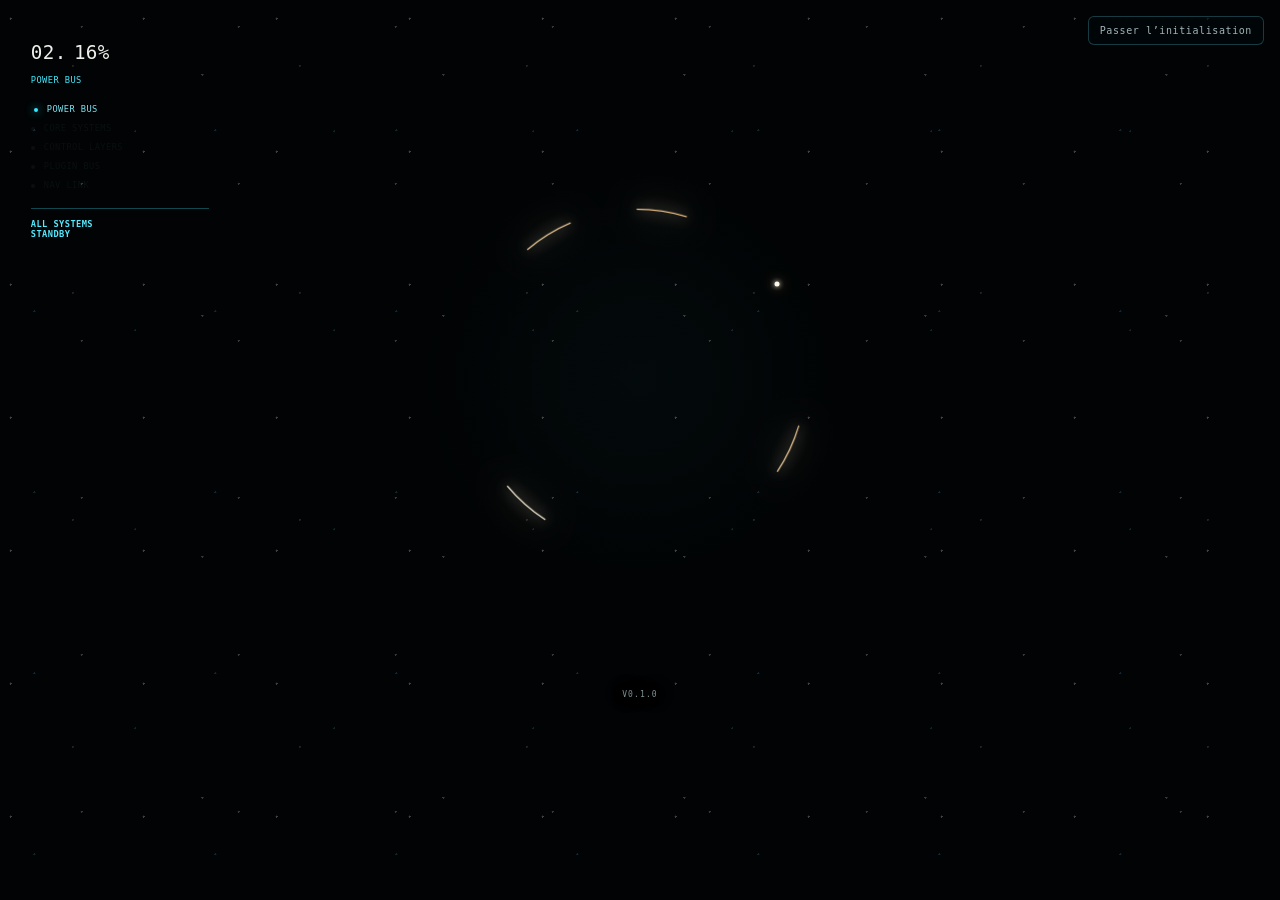
<file: index.html>
<!doctype html>
<html lang="fr" data-release-channel="alpha" data-release-name="ALPHA" data-release-version="0.1.0">
<head>
  <meta charset="utf-8">
  <meta name="viewport" content="width=device-width,initial-scale=1,viewport-fit=cover">
  <meta name="theme-color" content="#010405">
  <meta name="description" content="ORION — Fly the Ship. Forget the Controls.">
  <meta property="og:title" content="ORION">
  <meta property="og:description" content="Fly the Ship. Forget the Controls.">
  <meta property="og:type" content="website">
  <meta property="og:url" content="https://orionsimpit.eu/">
  <meta name="robots" content="noindex,nofollow">
  <title>ORION — Fly the Ship. Forget the Controls.</title>
  <link rel="stylesheet" href="assets/styles.css?v=15.4">
  <script src="assets/reveal.js?v=15.4" defer></script>
  <script src="assets/progress-fix.js?v=15.4" defer></script>
  <script src="assets/public.js?v=15.4" defer></script>
</head>
<body>
  <main id="orion" class="orion-reveal" data-active-release="alpha" aria-label="ORION — Fly the Ship. Forget the Controls.">
    <div class="orion-master" data-reveal-master aria-hidden="true"></div>
    <div class="orion-ambient" data-reveal-ambient aria-hidden="true"></div>
    <div class="orion-corona" data-reveal-corona aria-hidden="true"></div>
    <div class="orion-boot-space" data-reveal-space aria-hidden="true"></div>

    <button id="boot-skip" class="boot-skip" type="button">Passer l’initialisation</button>

    <div class="orion-progress-wrap" aria-hidden="true">
      <svg viewBox="0 0 100 100">
        <defs>
          <linearGradient id="solar-stroke" x1="0" y1="0" x2="1" y2="1">
            <stop offset="0" stop-color="#fff9e9"/>
            <stop offset=".5" stop-color="#ffe1ad"/>
            <stop offset="1" stop-color="#ffbd73"/>
          </linearGradient>
        </defs>
        <circle class="orion-track" cx="50" cy="50" r="50"/>
        <circle class="orion-progress" data-reveal-progress pathLength="100" cx="50" cy="50" r="50"/>
      </svg>
    </div>

    <div class="orion-head" data-reveal-head aria-hidden="true"></div>
    <div class="orion-i" data-reveal-i aria-hidden="true"><i></i><b></b><span></span><em></em></div>

    <div class="boot-status" data-reveal-hud aria-live="polite">
      <div class="boot-status-head"><span id="boot-index">01.</span><span id="boot-state">INITIALISATION</span><b id="boot-percent">0%</b></div>
      <div id="boot-lines"></div>
      <strong id="boot-nominal">ALL SYSTEMS<br>STANDBY</strong>
    </div>

    <div class="orion-flash" data-reveal-flash aria-hidden="true"></div>
    <div class="asset-error" data-reveal-error role="alert">ERREUR ASSET — L’image ORION n’a pas pu être décodée.</div>

    <div id="release-version" class="landing-release-version" aria-label="ALPHA version 0.1.0"><strong>ALPHA</strong><small>v0.1.0</small></div>

    <a class="landing-hotspot landing-hotspot-apply" href="https://alpha.orionsimpit.eu/">
      <span class="sr-only">Rejoindre l’Alpha ORION</span>
    </a>
    <a class="landing-hotspot landing-hotspot-private" href="https://alpha.orionsimpit.eu/">
      <span class="sr-only">Accès privé Alpha Test</span>
    </a>
  </main>
</body>
</html>
</file>
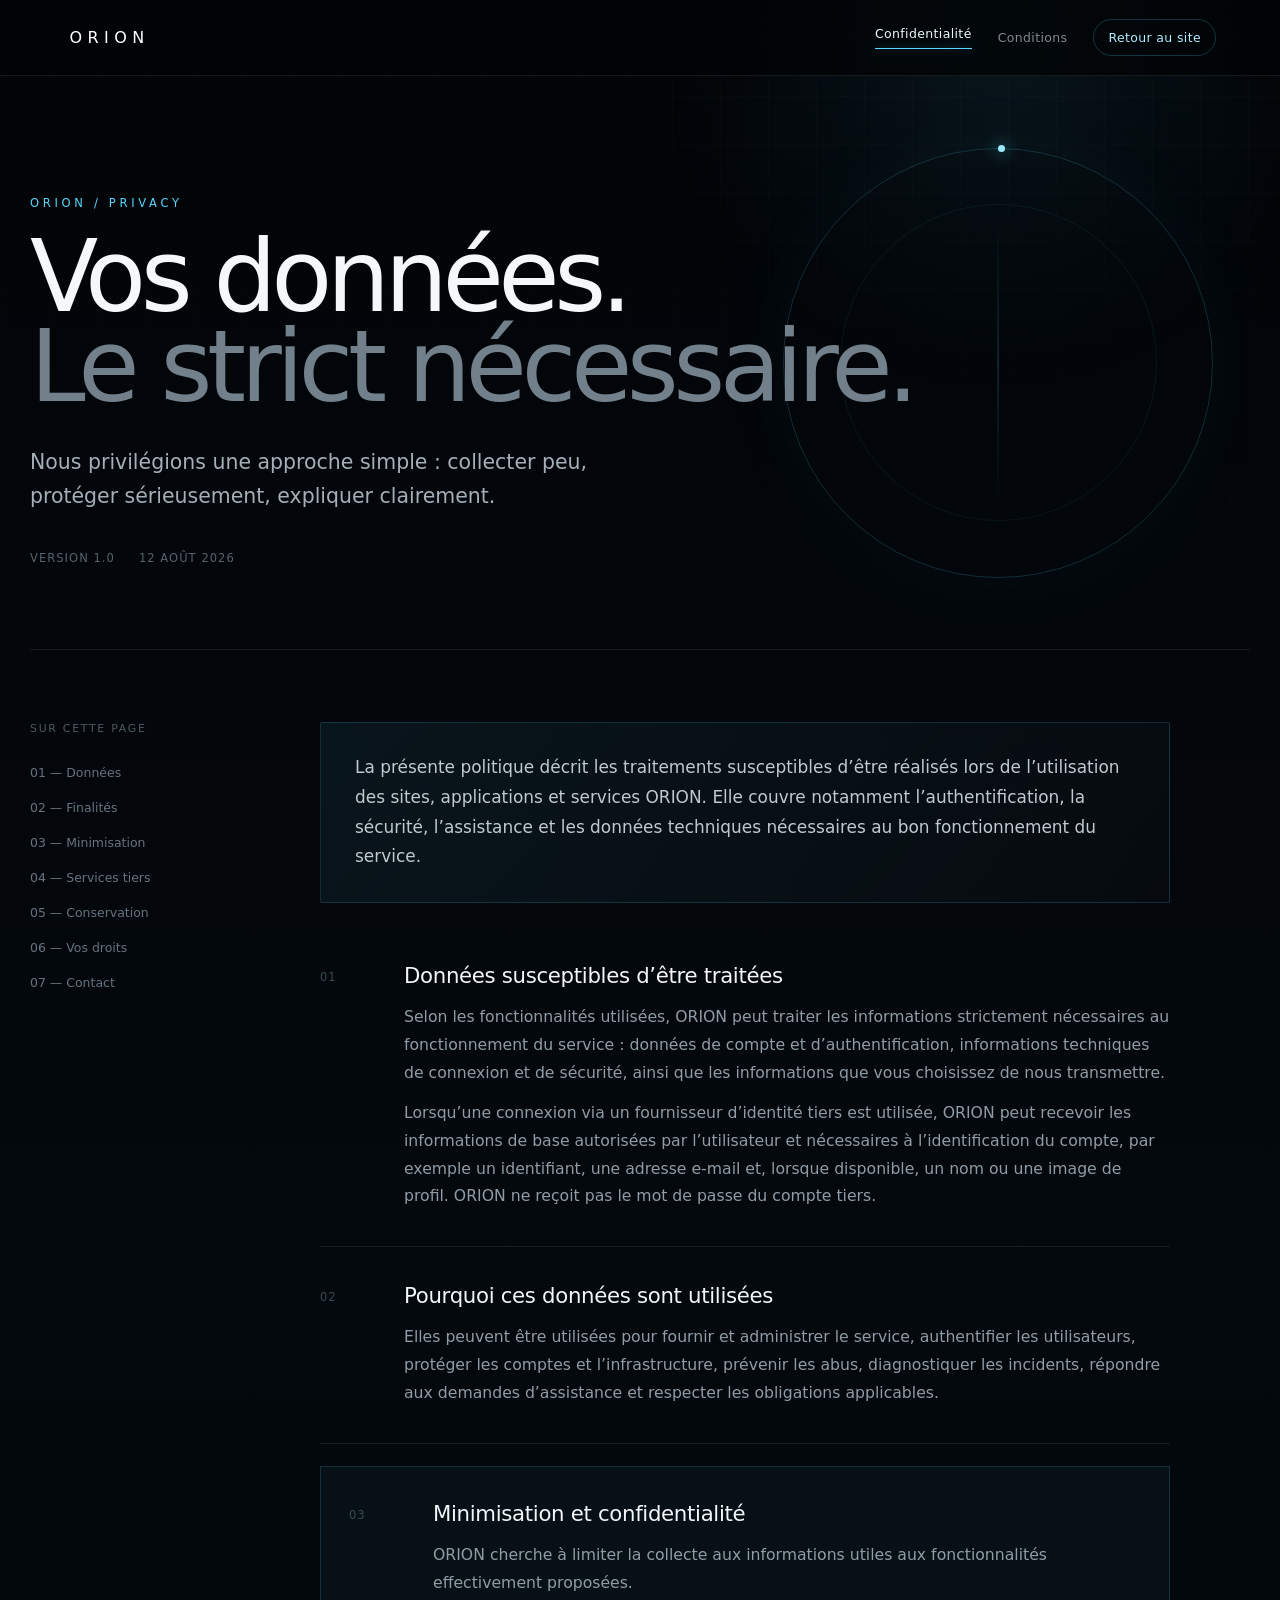
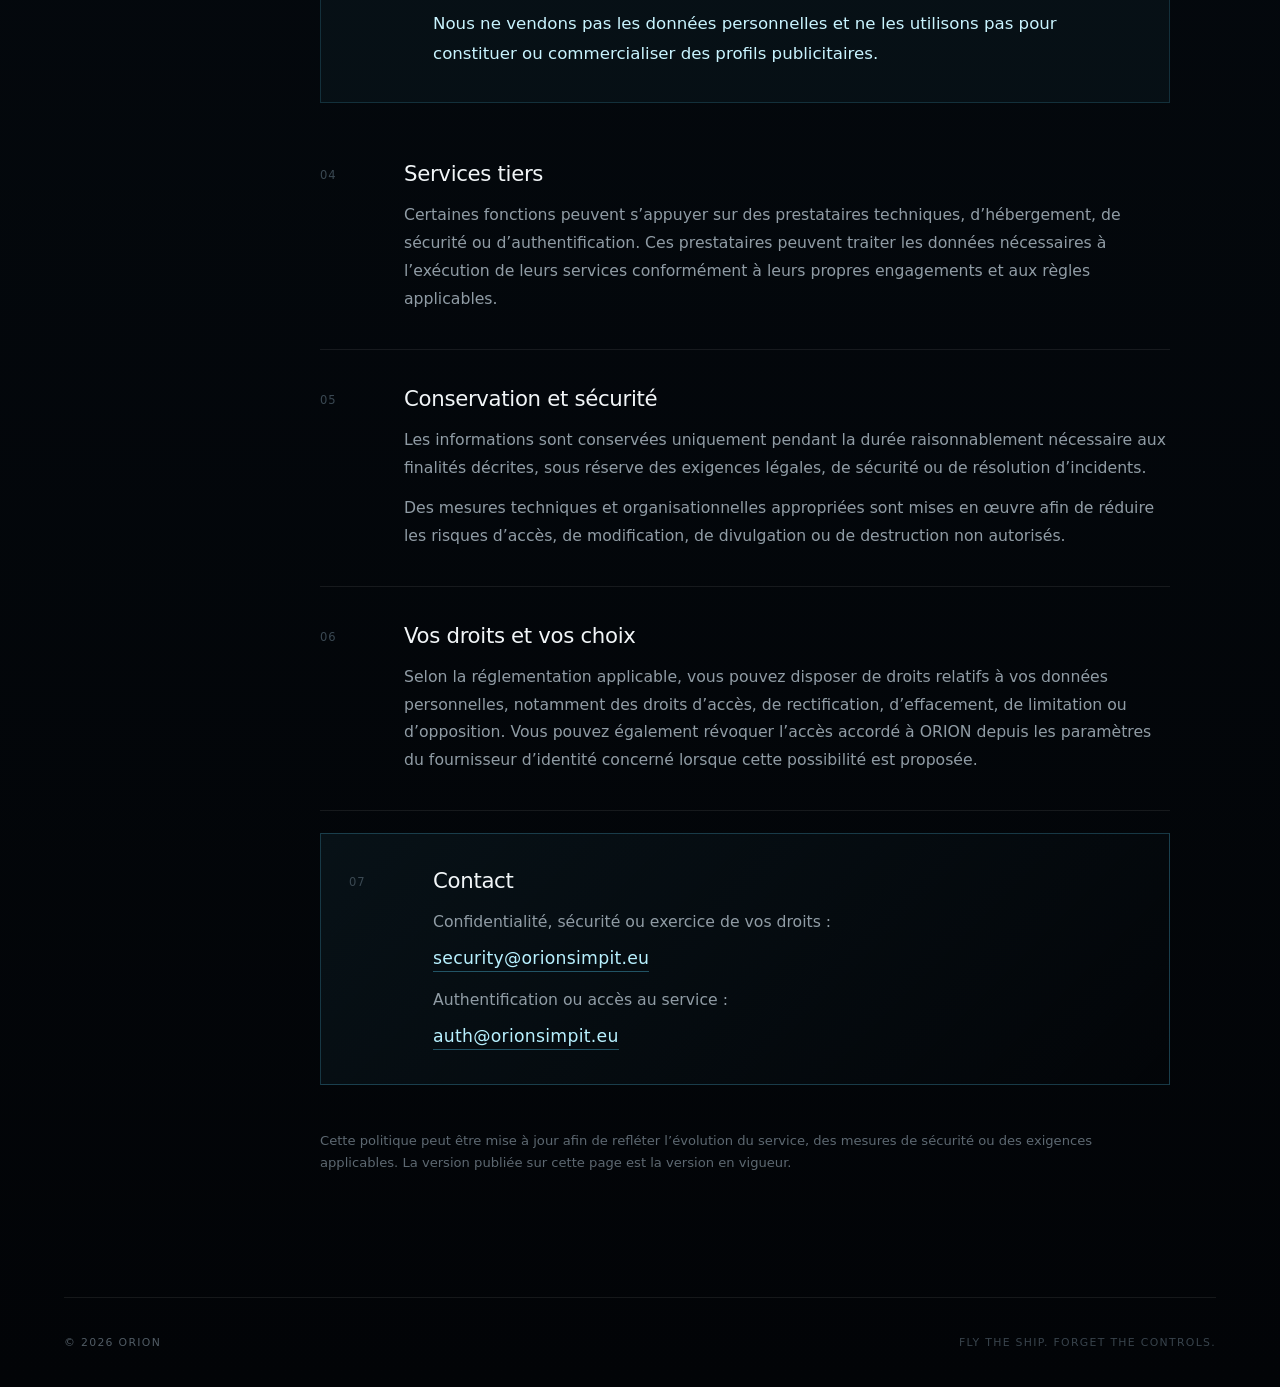
<file: privacy/index.html>
<!doctype html>
<html lang="fr">
<head>
  <meta charset="utf-8">
  <meta name="viewport" content="width=device-width,initial-scale=1">
  <meta name="theme-color" content="#020407">
  <meta name="description" content="Politique de confidentialité ORION.">
  <title>Politique de confidentialité — ORION</title>
  <link rel="stylesheet" href="../styles.css">
</head>
<body class="legal-page">
  <header class="legal-topbar">
    <a class="legal-wordmark" href="../" aria-label="Retour à ORION">ORION</a>
    <nav class="legal-nav" aria-label="Navigation juridique">
      <a class="is-active" href="./">Confidentialité</a>
      <a href="../terms/">Conditions</a>
      <a class="legal-back" href="../">Retour au site</a>
    </nav>
  </header>

  <main class="legal-layout">
    <section class="legal-hero">
      <div class="legal-orbit" aria-hidden="true"><span></span></div>
      <p class="legal-eyebrow">ORION / PRIVACY</p>
      <h1>Vos données.<br><span>Le strict nécessaire.</span></h1>
      <p class="legal-lead">Nous privilégions une approche simple : collecter peu, protéger sérieusement, expliquer clairement.</p>
      <div class="legal-meta"><span>Version 1.0</span><span>12 août 2026</span></div>
    </section>

    <div class="legal-grid">
      <aside class="legal-toc" aria-label="Sommaire">
        <p>Sur cette page</p>
        <a href="#donnees">01 — Données</a>
        <a href="#finalites">02 — Finalités</a>
        <a href="#minimisation">03 — Minimisation</a>
        <a href="#tiers">04 — Services tiers</a>
        <a href="#conservation">05 — Conservation</a>
        <a href="#droits">06 — Vos droits</a>
        <a href="#contact">07 — Contact</a>
      </aside>

      <article class="legal-content">
        <section class="legal-intro-panel">
          <p>La présente politique décrit les traitements susceptibles d’être réalisés lors de l’utilisation des sites, applications et services ORION. Elle couvre notamment l’authentification, la sécurité, l’assistance et les données techniques nécessaires au bon fonctionnement du service.</p>
        </section>

        <section id="donnees" class="legal-section">
          <div class="legal-index">01</div>
          <div><h2>Données susceptibles d’être traitées</h2><p>Selon les fonctionnalités utilisées, ORION peut traiter les informations strictement nécessaires au fonctionnement du service : données de compte et d’authentification, informations techniques de connexion et de sécurité, ainsi que les informations que vous choisissez de nous transmettre.</p><p>Lorsqu’une connexion via un fournisseur d’identité tiers est utilisée, ORION peut recevoir les informations de base autorisées par l’utilisateur et nécessaires à l’identification du compte, par exemple un identifiant, une adresse e-mail et, lorsque disponible, un nom ou une image de profil. ORION ne reçoit pas le mot de passe du compte tiers.</p></div>
        </section>

        <section id="finalites" class="legal-section">
          <div class="legal-index">02</div>
          <div><h2>Pourquoi ces données sont utilisées</h2><p>Elles peuvent être utilisées pour fournir et administrer le service, authentifier les utilisateurs, protéger les comptes et l’infrastructure, prévenir les abus, diagnostiquer les incidents, répondre aux demandes d’assistance et respecter les obligations applicables.</p></div>
        </section>

        <section id="minimisation" class="legal-section legal-highlight">
          <div class="legal-index">03</div>
          <div><h2>Minimisation et confidentialité</h2><p>ORION cherche à limiter la collecte aux informations utiles aux fonctionnalités effectivement proposées.</p><p class="legal-emphasis">Nous ne vendons pas les données personnelles et ne les utilisons pas pour constituer ou commercialiser des profils publicitaires.</p></div>
        </section>

        <section id="tiers" class="legal-section">
          <div class="legal-index">04</div>
          <div><h2>Services tiers</h2><p>Certaines fonctions peuvent s’appuyer sur des prestataires techniques, d’hébergement, de sécurité ou d’authentification. Ces prestataires peuvent traiter les données nécessaires à l’exécution de leurs services conformément à leurs propres engagements et aux règles applicables.</p></div>
        </section>

        <section id="conservation" class="legal-section">
          <div class="legal-index">05</div>
          <div><h2>Conservation et sécurité</h2><p>Les informations sont conservées uniquement pendant la durée raisonnablement nécessaire aux finalités décrites, sous réserve des exigences légales, de sécurité ou de résolution d’incidents.</p><p>Des mesures techniques et organisationnelles appropriées sont mises en œuvre afin de réduire les risques d’accès, de modification, de divulgation ou de destruction non autorisés.</p></div>
        </section>

        <section id="droits" class="legal-section">
          <div class="legal-index">06</div>
          <div><h2>Vos droits et vos choix</h2><p>Selon la réglementation applicable, vous pouvez disposer de droits relatifs à vos données personnelles, notamment des droits d’accès, de rectification, d’effacement, de limitation ou d’opposition. Vous pouvez également révoquer l’accès accordé à ORION depuis les paramètres du fournisseur d’identité concerné lorsque cette possibilité est proposée.</p></div>
        </section>

        <section id="contact" class="legal-section legal-contact-card">
          <div class="legal-index">07</div>
          <div><h2>Contact</h2><p>Confidentialité, sécurité ou exercice de vos droits :</p><a class="legal-mail" href="mailto:security@orionsimpit.eu">security@orionsimpit.eu</a><p>Authentification ou accès au service :</p><a class="legal-mail" href="mailto:auth@orionsimpit.eu">auth@orionsimpit.eu</a></div>
        </section>

        <section class="legal-note"><p>Cette politique peut être mise à jour afin de refléter l’évolution du service, des mesures de sécurité ou des exigences applicables. La version publiée sur cette page est la version en vigueur.</p></section>
      </article>
    </div>
  </main>

  <footer class="legal-site-footer"><span>© 2026 ORION</span><span>FLY THE SHIP. FORGET THE CONTROLS.</span></footer>
</body>
</html>
</file>
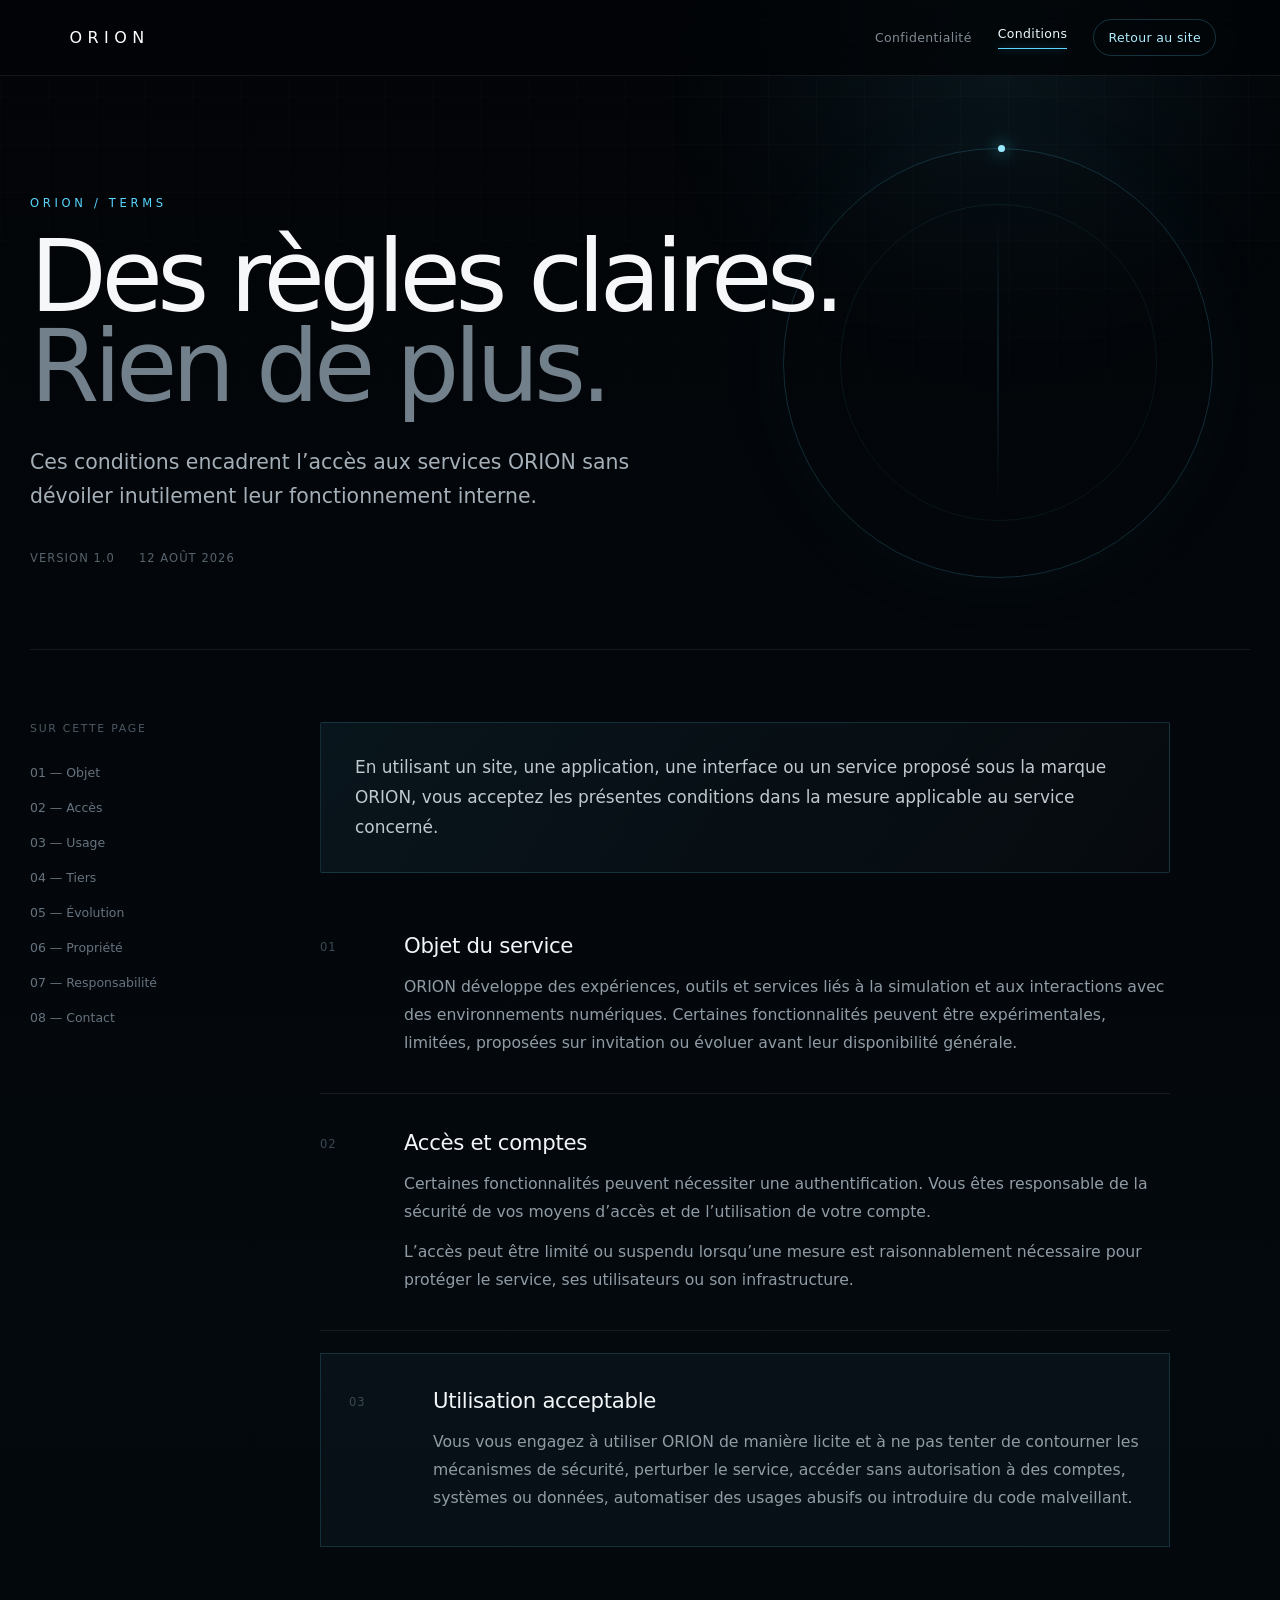
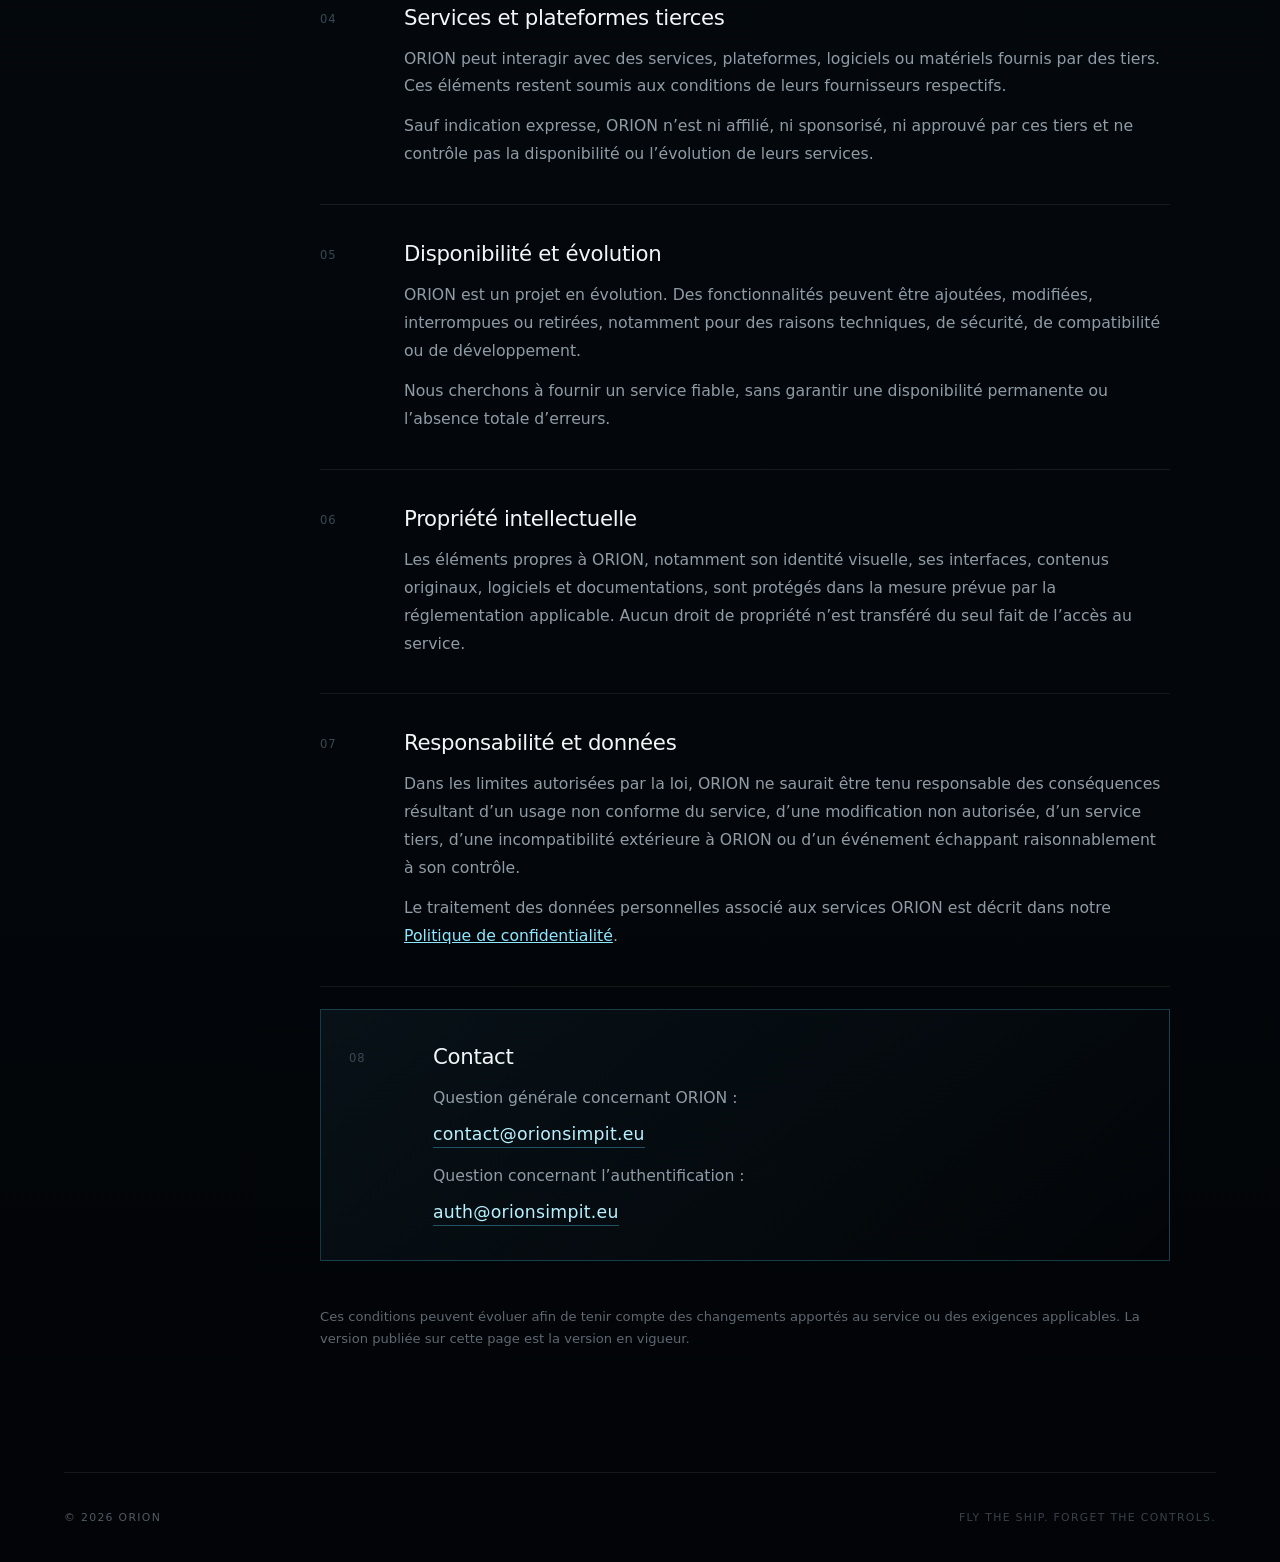
<file: terms/index.html>
<!doctype html>
<html lang="fr">
<head>
  <meta charset="utf-8">
  <meta name="viewport" content="width=device-width,initial-scale=1">
  <meta name="theme-color" content="#020407">
  <meta name="description" content="Conditions d’utilisation ORION.">
  <title>Conditions d’utilisation — ORION</title>
  <link rel="stylesheet" href="../styles.css">
</head>
<body class="legal-page">
  <header class="legal-topbar">
    <a class="legal-wordmark" href="../" aria-label="Retour à ORION">ORION</a>
    <nav class="legal-nav" aria-label="Navigation juridique">
      <a href="../privacy/">Confidentialité</a>
      <a class="is-active" href="./">Conditions</a>
      <a class="legal-back" href="../">Retour au site</a>
    </nav>
  </header>

  <main class="legal-layout">
    <section class="legal-hero">
      <div class="legal-orbit" aria-hidden="true"><span></span></div>
      <p class="legal-eyebrow">ORION / TERMS</p>
      <h1>Des règles claires.<br><span>Rien de plus.</span></h1>
      <p class="legal-lead">Ces conditions encadrent l’accès aux services ORION sans dévoiler inutilement leur fonctionnement interne.</p>
      <div class="legal-meta"><span>Version 1.0</span><span>12 août 2026</span></div>
    </section>

    <div class="legal-grid">
      <aside class="legal-toc" aria-label="Sommaire">
        <p>Sur cette page</p>
        <a href="#objet">01 — Objet</a>
        <a href="#acces">02 — Accès</a>
        <a href="#usage">03 — Usage</a>
        <a href="#tiers">04 — Tiers</a>
        <a href="#evolution">05 — Évolution</a>
        <a href="#ip">06 — Propriété</a>
        <a href="#responsabilite">07 — Responsabilité</a>
        <a href="#contact">08 — Contact</a>
      </aside>

      <article class="legal-content">
        <section class="legal-intro-panel">
          <p>En utilisant un site, une application, une interface ou un service proposé sous la marque ORION, vous acceptez les présentes conditions dans la mesure applicable au service concerné.</p>
        </section>

        <section id="objet" class="legal-section">
          <div class="legal-index">01</div>
          <div><h2>Objet du service</h2><p>ORION développe des expériences, outils et services liés à la simulation et aux interactions avec des environnements numériques. Certaines fonctionnalités peuvent être expérimentales, limitées, proposées sur invitation ou évoluer avant leur disponibilité générale.</p></div>
        </section>

        <section id="acces" class="legal-section">
          <div class="legal-index">02</div>
          <div><h2>Accès et comptes</h2><p>Certaines fonctionnalités peuvent nécessiter une authentification. Vous êtes responsable de la sécurité de vos moyens d’accès et de l’utilisation de votre compte.</p><p>L’accès peut être limité ou suspendu lorsqu’une mesure est raisonnablement nécessaire pour protéger le service, ses utilisateurs ou son infrastructure.</p></div>
        </section>

        <section id="usage" class="legal-section legal-highlight">
          <div class="legal-index">03</div>
          <div><h2>Utilisation acceptable</h2><p>Vous vous engagez à utiliser ORION de manière licite et à ne pas tenter de contourner les mécanismes de sécurité, perturber le service, accéder sans autorisation à des comptes, systèmes ou données, automatiser des usages abusifs ou introduire du code malveillant.</p></div>
        </section>

        <section id="tiers" class="legal-section">
          <div class="legal-index">04</div>
          <div><h2>Services et plateformes tierces</h2><p>ORION peut interagir avec des services, plateformes, logiciels ou matériels fournis par des tiers. Ces éléments restent soumis aux conditions de leurs fournisseurs respectifs.</p><p>Sauf indication expresse, ORION n’est ni affilié, ni sponsorisé, ni approuvé par ces tiers et ne contrôle pas la disponibilité ou l’évolution de leurs services.</p></div>
        </section>

        <section id="evolution" class="legal-section">
          <div class="legal-index">05</div>
          <div><h2>Disponibilité et évolution</h2><p>ORION est un projet en évolution. Des fonctionnalités peuvent être ajoutées, modifiées, interrompues ou retirées, notamment pour des raisons techniques, de sécurité, de compatibilité ou de développement.</p><p>Nous cherchons à fournir un service fiable, sans garantir une disponibilité permanente ou l’absence totale d’erreurs.</p></div>
        </section>

        <section id="ip" class="legal-section">
          <div class="legal-index">06</div>
          <div><h2>Propriété intellectuelle</h2><p>Les éléments propres à ORION, notamment son identité visuelle, ses interfaces, contenus originaux, logiciels et documentations, sont protégés dans la mesure prévue par la réglementation applicable. Aucun droit de propriété n’est transféré du seul fait de l’accès au service.</p></div>
        </section>

        <section id="responsabilite" class="legal-section">
          <div class="legal-index">07</div>
          <div><h2>Responsabilité et données</h2><p>Dans les limites autorisées par la loi, ORION ne saurait être tenu responsable des conséquences résultant d’un usage non conforme du service, d’une modification non autorisée, d’un service tiers, d’une incompatibilité extérieure à ORION ou d’un événement échappant raisonnablement à son contrôle.</p><p>Le traitement des données personnelles associé aux services ORION est décrit dans notre <a href="../privacy/">Politique de confidentialité</a>.</p></div>
        </section>

        <section id="contact" class="legal-section legal-contact-card">
          <div class="legal-index">08</div>
          <div><h2>Contact</h2><p>Question générale concernant ORION :</p><a class="legal-mail" href="mailto:contact@orionsimpit.eu">contact@orionsimpit.eu</a><p>Question concernant l’authentification :</p><a class="legal-mail" href="mailto:auth@orionsimpit.eu">auth@orionsimpit.eu</a></div>
        </section>

        <section class="legal-note"><p>Ces conditions peuvent évoluer afin de tenir compte des changements apportés au service ou des exigences applicables. La version publiée sur cette page est la version en vigueur.</p></section>
      </article>
    </div>
  </main>

  <footer class="legal-site-footer"><span>© 2026 ORION</span><span>FLY THE SHIP. FORGET THE CONTROLS.</span></footer>
</body>
</html>
</file>
<file: assets/styles.css>
:root{color-scheme:dark;--cyan:#67eaff;--orion-artwork:url("orion-eclipse-v15-no-left-hud.png");--orion-cx:50%;--orion-cy:42%;--orion-radius:190px;--orion-diameter:380px;--orion-r94:179px;--orion-r100:190px;--orion-r146:277px;--orion-r162:308px;--orion-i-width:61px;--orion-i-height:118px}
*{box-sizing:border-box}
html,body{width:100%;height:100%;margin:0;overflow:hidden;background:#010405}
body{font-family:Inter,ui-sans-serif,system-ui,-apple-system,"Segoe UI",sans-serif;-webkit-font-smoothing:antialiased}
.sr-only{position:absolute;width:1px;height:1px;overflow:hidden;clip:rect(0,0,0,0)}
.orion-reveal{position:fixed;inset:0;display:block;overflow:hidden;background:#010405}
.orion-master,.orion-corona{position:absolute;inset:0;background-image:var(--orion-artwork);background-position:var(--orion-bg-left,center) var(--orion-bg-top,center);background-size:var(--orion-bg-width,cover) var(--orion-bg-height,auto);background-repeat:no-repeat;transform:none}
.orion-master{z-index:1;opacity:0;visibility:hidden;filter:none;will-change:opacity}
.orion-master.energized{visibility:visible;opacity:1;animation:orion-scene-energy 6.6s cubic-bezier(.42,0,.48,1) infinite}
@keyframes orion-scene-energy{0%,12%,100%{filter:brightness(1) saturate(1) contrast(1)}48%{filter:brightness(1.14) saturate(1.22) contrast(1.035)}62%{filter:brightness(1.125) saturate(1.19) contrast(1.03)}}
.orion-corona{z-index:3;opacity:0;visibility:hidden;filter:brightness(1.22) saturate(1.03);-webkit-mask:radial-gradient(circle at var(--orion-cx) var(--orion-cy),transparent 0 var(--orion-r94),#000 var(--orion-r100) var(--orion-r146),transparent var(--orion-r162));mask:radial-gradient(circle at var(--orion-cx) var(--orion-cy),transparent 0 var(--orion-r94),#000 var(--orion-r100) var(--orion-r146),transparent var(--orion-r162));pointer-events:none;will-change:opacity,filter}
.orion-corona.breathe{visibility:visible;animation:orion-solar-breathing 6.6s cubic-bezier(.42,0,.48,1) infinite}
@keyframes orion-solar-breathing{0%,12%,100%{opacity:.10;filter:brightness(1.05) saturate(1)}48%{opacity:.66;filter:brightness(1.95) saturate(1.18)}62%{opacity:.59;filter:brightness(1.82) saturate(1.15)}}
.orion-ambient{position:absolute;inset:0;z-index:2;opacity:0;visibility:hidden;pointer-events:none;mix-blend-mode:screen;will-change:opacity,filter;background:radial-gradient(ellipse 47% 66% at 19% 57%,rgba(77,187,232,.42),transparent 72%),radial-gradient(ellipse 48% 68% at 82% 51%,rgba(255,150,72,.38),transparent 72%)}
.orion-ambient.active{visibility:visible;animation:orion-ambient-energy 6.6s cubic-bezier(.42,0,.48,1) infinite}
@keyframes orion-ambient-energy{0%,12%,100%{opacity:0;filter:saturate(1)}48%{opacity:.40;filter:saturate(1.42)}62%{opacity:.34;filter:saturate(1.34)}}
.orion-boot-space{position:absolute;inset:0;z-index:4;background:radial-gradient(circle at var(--orion-cx) var(--orion-cy),rgba(23,72,79,.10),transparent 26%),rgba(0,3,4,.30)}
.orion-boot-space:before{position:absolute;inset:0;opacity:.36;background-image:radial-gradient(circle at 8% 14%,rgba(255,255,255,.68) 0 1px,transparent 1.2px),radial-gradient(circle at 19% 72%,rgba(112,220,255,.45) 0 1px,transparent 1.2px),radial-gradient(circle at 32% 29%,rgba(255,219,173,.40) 0 1px,transparent 1.2px),radial-gradient(circle at 52% 17%,rgba(255,255,255,.58) 0 1px,transparent 1.2px),radial-gradient(circle at 68% 66%,rgba(112,220,255,.40) 0 1px,transparent 1.2px),radial-gradient(circle at 84% 31%,rgba(255,255,255,.58) 0 1px,transparent 1.2px);background-size:133px 133px,181px 181px,227px 227px,157px 157px,199px 199px,241px 241px;content:""}
.orion-progress-wrap{position:absolute;z-index:8;left:var(--orion-cx);top:var(--orion-cy);width:var(--orion-diameter);height:var(--orion-diameter);transform:translate(-50%,-50%);pointer-events:none}
.orion-progress-wrap svg{width:100%;height:100%;overflow:visible}
.orion-track{fill:none;stroke:transparent;stroke-width:.65;vector-effect:non-scaling-stroke}
.orion-progress{fill:none;stroke:url(#solar-stroke);stroke-width:1.15;stroke-linecap:round;vector-effect:non-scaling-stroke;stroke-dasharray:0 100;stroke-dashoffset:0;transform:rotate(-90deg);transform-origin:50% 50%;filter:drop-shadow(0 0 2px rgba(255,248,232,.95)) drop-shadow(0 0 5px rgba(255,203,129,.62))}
.orion-head{position:absolute;z-index:9;width:5px;height:5px;border-radius:50%;background:#fff7e8;box-shadow:0 0 5px #fff,0 0 13px rgba(255,191,104,.8);transform:translate(-50%,-50%);opacity:0}
.orion-i{position:absolute;z-index:12;left:var(--orion-cx);top:var(--orion-cy);width:var(--orion-i-width);height:var(--orion-i-height);transform:translate(-50%,-50%);pointer-events:none;opacity:0}
.orion-i span{position:absolute;left:50%;top:50%;width:max(3px,2.6%);height:100%;transform:translate(-50%,-50%);background:linear-gradient(180deg,#fafafa,#f1f1ef);box-shadow:0 0 3px rgba(255,255,255,.18)}
.orion-i i,.orion-i b{position:absolute;left:50%;top:52%;transform:translate(-50%,-50%);content:""}
.orion-i i{width:170%;height:1px;background:linear-gradient(90deg,transparent,rgba(81,226,255,.22),rgba(220,252,255,.65),rgba(81,226,255,.22),transparent)}
.orion-i b{width:1px;height:75%;background:linear-gradient(transparent,rgba(81,226,255,.15),rgba(220,252,255,.45),rgba(81,226,255,.15),transparent)}
.orion-i em{position:absolute;left:50%;top:52%;width:4px;height:4px;border-radius:50%;transform:translate(-50%,-50%);background:#effdff;box-shadow:0 0 6px rgba(255,255,255,.75),0 0 13px rgba(75,224,255,.55)}
.orion-flash{position:absolute;inset:0;z-index:15;pointer-events:none;opacity:0;background:radial-gradient(circle at var(--orion-cx) var(--orion-cy),rgba(255,248,228,.24) 0,rgba(255,204,129,.07) 8%,transparent 23%)}
.boot-skip{position:fixed;top:16px;right:16px;z-index:30;padding:8px 11px;border:1px solid rgba(103,234,255,.24);border-radius:6px;color:rgba(220,247,249,.72);background:rgba(0,8,12,.62);font:10px ui-monospace,SFMono-Regular,Menlo,monospace;letter-spacing:.06em;cursor:pointer;transition:opacity .25s ease}
.boot-skip:hover,.boot-skip:focus-visible{color:#fff;border-color:rgba(103,234,255,.62)}
.boot-status{position:absolute;z-index:13;top:clamp(22px,4.5vh,54px);left:clamp(16px,2.4vw,38px);width:min(330px,calc(100vw - 2rem));color:#78e5f1;font:clamp(8px,.68vw,11px) ui-monospace,SFMono-Regular,Menlo,monospace;letter-spacing:.05em}
.boot-status-head{display:flex;justify-content:flex-start;gap:.45rem;color:#efefec;font-size:clamp(18px,1.5vw,25px)}
.boot-status-head #boot-state{position:absolute;top:34px;left:0;color:#43e8fa;font-size:clamp(8px,.68vw,11px)}
.boot-status-head #boot-percent{font-weight:500}
#boot-lines{margin-top:40px}
.boot-line{display:block;margin:9px 0;color:#425055;opacity:.15;transition:opacity .3s,transform .3s}
.boot-line:before{display:inline-block;width:4px;height:4px;margin-right:9px;border-radius:50%;background:#425055;content:""}
.boot-line b{display:none}
.boot-line.online{color:#78e5f1;opacity:1;transform:translateX(3px)}
.boot-line.online:before{background:#34eaff;box-shadow:0 0 8px #34eaff}
#boot-nominal{display:block;width:178px;margin-top:18px;padding-top:10px;border-top:1px solid rgba(53,231,255,.30);color:#54eaff}
.asset-error{position:fixed;inset:0;z-index:50;display:none;place-items:center;padding:24px;text-align:center;background:#020304;color:#ffb7aa;font:12px/1.6 ui-monospace,monospace}
.landing-hotspot{position:absolute;z-index:20;display:block;border-radius:8px;pointer-events:none}
.final-ready .landing-hotspot{pointer-events:auto}
.landing-hotspot-apply{left:var(--apply-left);top:var(--apply-top);width:var(--apply-width);height:var(--apply-height)}
.landing-hotspot-private{left:var(--private-left);top:var(--private-top);width:var(--private-width);height:var(--private-height)}
.landing-hotspot:focus-visible{outline:2px solid #67eaff;outline-offset:4px;box-shadow:0 0 20px rgba(103,234,255,.55)}
@media(max-width:650px){.boot-status{top:16px;left:13px}.boot-skip{top:auto;bottom:12px}}
@media(prefers-reduced-motion:reduce){.orion-master.energized,.orion-corona.breathe,.orion-ambient.active{animation:none}.orion-master{filter:brightness(1.06) saturate(1.08)}}

.landing-release-version{position:absolute;z-index:21;left:var(--release-meta-left,36.5%);top:var(--release-meta-top,72.1%);width:var(--release-meta-width,27%);height:var(--release-meta-height,7.2%);display:flex;flex-direction:column;align-items:center;justify-content:center;gap:6px;border-radius:4px;background:#010405;box-shadow:0 0 22px rgba(1,4,5,.95);text-align:center;text-transform:uppercase;pointer-events:none}
.landing-release-version strong{color:#69e7f5;font:500 clamp(9px,.73vw,12px)/1 ui-monospace,SFMono-Regular,Menlo,monospace;letter-spacing:.24em}
.landing-release-version small{color:rgba(190,216,218,.68);font:400 clamp(8px,.58vw,10px)/1 ui-monospace,SFMono-Regular,Menlo,monospace;letter-spacing:.14em}
.orion-reveal[data-active-release="alpha"] .landing-release-version{left:var(--release-alphaMeta-left,36.5%);top:var(--release-alphaMeta-top,76.8%);width:var(--release-alphaMeta-width,27%);height:var(--release-alphaMeta-height,3.8%);justify-content:flex-start;gap:0;background:transparent;box-shadow:none;text-shadow:0 1px 8px #010405,0 0 18px #010405}
.orion-reveal[data-active-release="alpha"] .landing-release-version strong{display:none}
.is-portrait-composition.orion-reveal{isolation:isolate}
.is-portrait-composition.orion-reveal:before{position:absolute;inset:-24px;z-index:0;background-image:linear-gradient(rgba(1,4,5,.38),rgba(1,4,5,.58)),var(--orion-artwork);background-position:center;background-size:cover;background-repeat:no-repeat;filter:blur(16px) brightness(.62) saturate(.82);transform:scale(1.08);content:""}
@media(max-width:900px) and (orientation:portrait){.boot-status{max-width:46vw}.boot-status #boot-lines{margin-top:32px}.boot-line{margin:7px 0}.landing-hotspot{min-height:44px}.landing-release-version small{font-size:8px}.orion-reveal[data-active-release="alpha"] .landing-release-version{min-height:18px}.orion-master{filter:brightness(1.04) saturate(1.04)}}
</file>
<file: styles.css>
:root{--bg:#020407;--panel:#070c11;--panel2:#0a1118;--text:#f5f7f9;--muted:#8f969d;--muted2:#69737c;--cyan:#58d6ff;--cyan2:#8ee7ff;--cyan-soft:rgba(88,214,255,.12);--line:rgba(255,255,255,.08)}*{box-sizing:border-box}html{scroll-behavior:smooth}html,body{margin:0;min-height:100%;background:var(--bg);color:var(--text);font-family:Inter,ui-sans-serif,system-ui,-apple-system,BlinkMacSystemFont,"Segoe UI",sans-serif}body{min-height:100vh;display:flex;flex-direction:column;overflow-x:hidden;background:radial-gradient(circle at 50% 28%,rgba(18,45,61,.28),transparent 36%),#020407}a{color:var(--cyan2)}.teaser-shell{flex:1;display:grid;place-items:center;padding:46px 20px 28px}.teaser{width:min(920px,100%);text-align:center}.orb{position:relative;width:min(66vw,500px);aspect-ratio:1;margin:0 auto;display:grid;place-items:center}.orb-ring{position:absolute;inset:3%;border-radius:50%;border:1px solid rgba(88,214,255,.72);box-shadow:0 0 18px rgba(88,214,255,.28),inset 0 0 28px rgba(88,214,255,.05);filter:drop-shadow(0 0 18px rgba(88,214,255,.15));animation:breathe 7s ease-in-out infinite}.orb-ring:before,.orb-ring:after{content:"";position:absolute;inset:-2px;border-radius:50%;border-top:2px solid rgba(121,224,255,.95);border-right:1px solid transparent;border-bottom:1px solid rgba(88,214,255,.18);border-left:1px solid transparent;filter:blur(.2px)}.orb-ring:after{inset:8%;opacity:.1;filter:blur(7px)}.brand-block{position:relative;z-index:1}.brand-block h1{margin:0;font-weight:500;font-size:clamp(3.6rem,10vw,7.8rem);line-height:.92;letter-spacing:.18em;text-indent:.18em;text-shadow:0 0 14px rgba(255,255,255,.12),0 0 18px rgba(88,214,255,.16)}.tagline{margin:18px 0 0;color:#8ee7ff;font-size:clamp(.7rem,1.45vw,.96rem);letter-spacing:.3em;text-indent:.3em}.coming-block{margin:44px auto 0;max-width:700px}.coming{margin:0;color:#f0f0ef;font-size:clamp(1.05rem,2vw,1.42rem);letter-spacing:.42em;text-indent:.42em}.divider{display:block;width:70px;height:1px;background:var(--cyan);margin:30px auto;box-shadow:0 0 10px rgba(88,214,255,.45)}.divider.short{width:48px;margin:24px auto 28px}.whisper{margin:0 auto;color:#a7adb2;font-size:clamp(1rem,1.7vw,1.2rem);letter-spacing:.03em}.invite{appearance:none;border:1px solid rgba(88,214,255,.7);background:rgba(4,10,15,.52);color:#9be8ff;padding:16px 28px;min-width:min(330px,88vw);font:inherit;font-size:.9rem;letter-spacing:.18em;border-radius:8px;box-shadow:0 0 22px rgba(88,214,255,.06);cursor:not-allowed;opacity:.82}.invite-note{margin:16px 0 0;color:#6f777e;font-size:.82rem}.teaser-footer{border-top:1px solid rgba(255,255,255,.06);padding:24px 20px 28px;text-align:center;color:#656c72;font-size:.75rem;letter-spacing:.04em}

/* LEGAL */
.legal-page{background:linear-gradient(180deg,#020407 0%,#04090e 42%,#020407 100%);display:block}.legal-page:before{content:"";position:fixed;inset:0;pointer-events:none;background:radial-gradient(circle at 78% 8%,rgba(88,214,255,.09),transparent 26%),linear-gradient(rgba(255,255,255,.016) 1px,transparent 1px),linear-gradient(90deg,rgba(255,255,255,.016) 1px,transparent 1px);background-size:auto,48px 48px,48px 48px;mask-image:linear-gradient(to bottom,#000,transparent 72%)}.legal-topbar{position:sticky;top:0;z-index:20;height:76px;padding:0 clamp(22px,5vw,72px);display:flex;align-items:center;justify-content:space-between;border-bottom:1px solid var(--line);background:rgba(2,4,7,.78);backdrop-filter:blur(18px)}.legal-wordmark{color:#fff;text-decoration:none;font-weight:500;letter-spacing:.34em;font-size:1rem;text-indent:.34em}.legal-nav{display:flex;align-items:center;gap:26px}.legal-nav a{color:#808b95;text-decoration:none;font-size:.78rem;letter-spacing:.03em;transition:.2s ease}.legal-nav a:hover,.legal-nav a.is-active{color:#eafaff}.legal-nav a.is-active:after{content:"";display:block;height:1px;background:var(--cyan);margin-top:7px;box-shadow:0 0 8px rgba(88,214,255,.6)}.legal-nav .legal-back{padding:10px 14px;border:1px solid rgba(88,214,255,.22);border-radius:999px;color:#aeeeff}.legal-layout{width:min(1220px,calc(100% - 40px));margin:0 auto}.legal-hero{position:relative;min-height:520px;padding:120px 0 84px;display:flex;flex-direction:column;justify-content:center;overflow:hidden;border-bottom:1px solid var(--line)}.legal-eyebrow{margin:0 0 22px;color:var(--cyan);font-size:.72rem;letter-spacing:.32em}.legal-hero h1{position:relative;z-index:1;margin:0;max-width:920px;font-size:clamp(3.4rem,7.8vw,7.6rem);line-height:.9;font-weight:420;letter-spacing:-.055em}.legal-hero h1 span{color:#72808b}.legal-lead{position:relative;z-index:1;max-width:650px;margin:34px 0 0;color:#a4afb8;font-size:clamp(1.05rem,1.7vw,1.28rem);line-height:1.65}.legal-meta{display:flex;gap:24px;margin-top:38px;color:#57636d;font-size:.72rem;letter-spacing:.09em;text-transform:uppercase}.legal-orbit{position:absolute;right:3%;top:50%;width:min(37vw,430px);aspect-ratio:1;border:1px solid rgba(88,214,255,.18);border-radius:50%;transform:translateY(-50%);box-shadow:0 0 90px rgba(88,214,255,.04)}.legal-orbit:before,.legal-orbit:after{content:"";position:absolute;border-radius:50%}.legal-orbit:before{inset:13%;border:1px solid rgba(88,214,255,.08)}.legal-orbit:after{width:7px;height:7px;background:#9aeaff;left:50%;top:-4px;box-shadow:0 0 16px #58d6ff}.legal-orbit span{position:absolute;left:50%;top:50%;width:1px;height:70%;background:linear-gradient(transparent,rgba(88,214,255,.28),transparent);transform:translate(-50%,-50%)}.legal-grid{display:grid;grid-template-columns:220px minmax(0,1fr);gap:70px;padding:72px 0 110px}.legal-toc{position:sticky;top:112px;align-self:start;display:flex;flex-direction:column;gap:4px}.legal-toc p{margin:0 0 18px;color:#4d5963;font-size:.68rem;letter-spacing:.16em;text-transform:uppercase}.legal-toc a{padding:8px 0;color:#66737e;text-decoration:none;font-size:.78rem;transition:.2s ease}.legal-toc a:hover{color:var(--cyan2);transform:translateX(4px)}.legal-content{max-width:850px}.legal-intro-panel{margin-bottom:24px;padding:30px 34px;border:1px solid rgba(88,214,255,.16);background:linear-gradient(135deg,rgba(88,214,255,.07),rgba(255,255,255,.015));border-radius:2px}.legal-intro-panel p{margin:0;color:#c0c9cf;font-size:1.06rem;line-height:1.75}.legal-section{display:grid;grid-template-columns:58px 1fr;gap:26px;padding:36px 0;border-bottom:1px solid var(--line);scroll-margin-top:110px}.legal-index{color:#3a4852;font-size:.72rem;letter-spacing:.08em;padding-top:7px}.legal-section h2{margin:0 0 15px;color:#f2f6f8;font-size:1.33rem;font-weight:530;letter-spacing:-.015em}.legal-section p{margin:0 0 12px;color:#909ca5;line-height:1.78;font-size:.98rem}.legal-section p:last-child{margin-bottom:0}.legal-highlight{margin:22px 0;padding:34px 28px;border:1px solid rgba(88,214,255,.16);background:rgba(88,214,255,.035)}.legal-emphasis{color:#c9f4ff!important;font-size:1.04rem!important}.legal-contact-card{margin-top:22px;padding:34px 28px;border:1px solid rgba(88,214,255,.24);background:linear-gradient(135deg,rgba(88,214,255,.055),transparent)}.legal-contact-card p{margin-top:14px}.legal-mail{display:inline-block;color:#b8f1ff;text-decoration:none;font-size:1.08rem;letter-spacing:.015em;border-bottom:1px solid rgba(88,214,255,.35);padding-bottom:3px}.legal-note{padding:32px 0 0}.legal-note p{color:#5d6871;font-size:.82rem;line-height:1.65}.legal-site-footer{height:90px;margin:0 clamp(22px,5vw,72px);border-top:1px solid var(--line);display:flex;align-items:center;justify-content:space-between;color:#505b64;font-size:.68rem;letter-spacing:.12em}.legal-site-footer span:last-child{color:#38434c}

@keyframes breathe{0%,100%{opacity:.72;transform:scale(.995);box-shadow:0 0 14px rgba(88,214,255,.2),inset 0 0 22px rgba(88,214,255,.04)}50%{opacity:1;transform:scale(1.006);box-shadow:0 0 30px rgba(88,214,255,.38),inset 0 0 34px rgba(88,214,255,.08)}}@media(max-width:860px){.legal-grid{grid-template-columns:1fr;gap:30px}.legal-toc{position:relative;top:0;display:grid;grid-template-columns:repeat(2,minmax(0,1fr));padding-bottom:24px;border-bottom:1px solid var(--line)}.legal-toc p{grid-column:1/-1}.legal-orbit{right:-15%;width:55vw;opacity:.6}.legal-nav{gap:14px}.legal-nav a:not(.legal-back){display:none}}@media(max-width:640px){.teaser-shell{padding-top:28px}.orb{width:min(88vw,430px)}.brand-block h1{font-size:clamp(3rem,15vw,5rem)}.tagline{font-size:.62rem;letter-spacing:.2em;text-indent:.2em}.coming-block{margin-top:34px}.coming{font-size:.9rem;letter-spacing:.26em;text-indent:.26em}.whisper{font-size:.95rem}.invite{font-size:.78rem;letter-spacing:.14em;padding:14px 20px}.legal-topbar{height:64px;padding:0 18px}.legal-nav .legal-back{padding:8px 10px;font-size:.7rem}.legal-layout{width:min(100% - 28px,1220px)}.legal-hero{min-height:430px;padding:82px 0 58px}.legal-hero h1{font-size:clamp(3rem,15vw,5.3rem)}.legal-lead{font-size:1rem}.legal-orbit{right:-40%;width:95vw}.legal-grid{padding:46px 0 74px}.legal-toc{grid-template-columns:1fr 1fr}.legal-section{grid-template-columns:38px 1fr;gap:14px;padding:30px 0}.legal-highlight,.legal-contact-card{margin-left:-4px;margin-right:-4px;padding:28px 18px}.legal-intro-panel{padding:24px 20px}.legal-site-footer{height:auto;padding:26px 0;margin:0 18px;gap:18px;flex-direction:column;align-items:flex-start}}@media(prefers-reduced-motion:reduce){html{scroll-behavior:auto}.orb-ring{animation:none}.legal-toc a{transition:none}}
</file>
